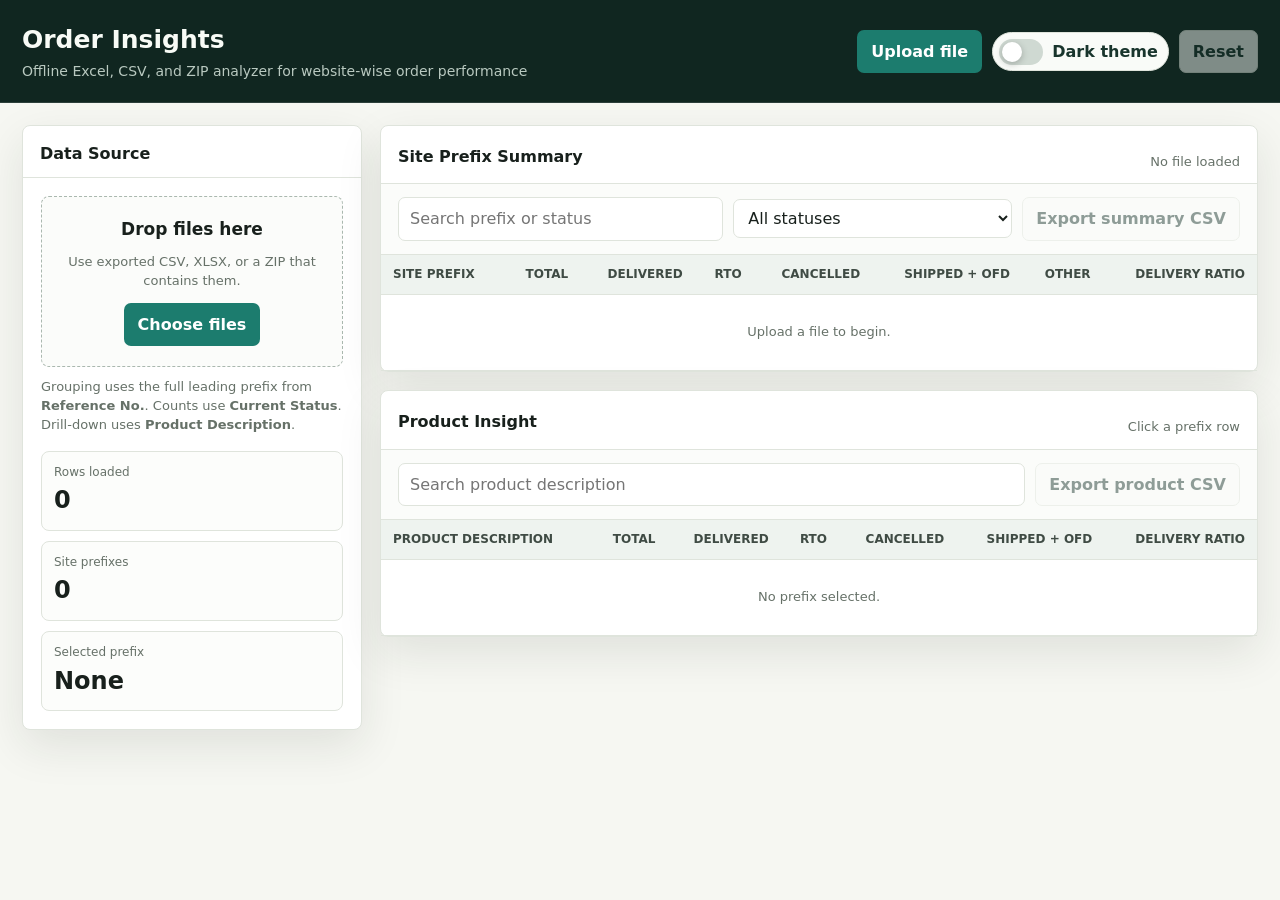
<file: Order Insight/index.html>
<!doctype html>
<html lang="en">
<head>
  <meta charset="utf-8">
  <meta name="viewport" content="width=device-width, initial-scale=1">
  <title>Order Insights</title>
  <style>
    :root {
      --bg: #f6f7f2;
      --ink: #18201c;
      --muted: #667168;
      --line: #dfe4dc;
      --panel: #ffffff;
      --panel-soft: #fbfcfa;
      --panel-softer: #fcfdfb;
      --header-bg: #102620;
      --header-ink: #f8fbf6;
      --header-muted: #b9c9c0;
      --field-bg: #ffffff;
      --table-head: #eef3ef;
      --table-head-ink: #3f4b44;
      --row-hover: #f4faf7;
      --row-active: #e6f4ef;
      --badge-bg: #e7efeb;
      --badge-ink: #173b32;
      --meter-bg: #e5e9e6;
      --button-secondary-bg: #f9fbf8;
      --button-secondary-ink: #19352d;
      --button-secondary-hover: #eaf1ed;
      --brand: #1c7c6e;
      --brand-dark: #11584e;
      --amber: #b46b09;
      --red: #b83232;
      --blue: #3569a8;
      --shadow: 0 16px 45px rgba(27, 36, 31, .10);
    }

    body.dark {
      --bg: #111815;
      --ink: #edf4ef;
      --muted: #a6b5ac;
      --line: #2d3a33;
      --panel: #18211d;
      --panel-soft: #151d19;
      --panel-softer: #19231e;
      --header-bg: #07110e;
      --header-ink: #f5fbf7;
      --header-muted: #9db5a9;
      --field-bg: #101815;
      --table-head: #202d27;
      --table-head-ink: #c8d7ce;
      --row-hover: #1e3029;
      --row-active: #204339;
      --badge-bg: #234239;
      --badge-ink: #d7f3ea;
      --meter-bg: #34423b;
      --button-secondary-bg: #17211d;
      --button-secondary-ink: #e8f2ec;
      --button-secondary-hover: #22322b;
      --brand: #2ba88f;
      --brand-dark: #23816f;
      --amber: #e0a34a;
      --red: #ef7474;
      --blue: #7eb2f0;
      --shadow: 0 18px 45px rgba(0, 0, 0, .28);
    }

    * { box-sizing: border-box; }

    body {
      margin: 0;
      background: var(--bg);
      color: var(--ink);
      font-family: Inter, ui-sans-serif, system-ui, -apple-system, BlinkMacSystemFont, "Segoe UI", sans-serif;
      line-height: 1.45;
    }

    .app {
      min-height: 100vh;
      display: grid;
      grid-template-rows: auto 1fr;
    }

    header {
      background: var(--header-bg);
      color: var(--header-ink);
      border-bottom: 1px solid rgba(255,255,255,.12);
    }

    .bar {
      max-width: 1280px;
      margin: 0 auto;
      padding: 22px 22px 20px;
      display: flex;
      align-items: center;
      justify-content: space-between;
      gap: 20px;
    }

    h1 {
      margin: 0;
      font-size: 25px;
      font-weight: 780;
      letter-spacing: 0;
    }

    .subtitle {
      margin-top: 3px;
      color: var(--header-muted);
      font-size: 14px;
    }

    .header-actions {
      display: flex;
      align-items: center;
      gap: 10px;
      flex-wrap: wrap;
      justify-content: flex-end;
    }

    button, .file-label {
      appearance: none;
      border: 1px solid transparent;
      background: var(--brand);
      color: white;
      font: inherit;
      font-weight: 700;
      min-height: 39px;
      padding: 9px 13px;
      border-radius: 7px;
      cursor: pointer;
      transition: transform .15s ease, background .15s ease, border-color .15s ease;
      white-space: nowrap;
    }

    button:hover, .file-label:hover { background: var(--brand-dark); transform: translateY(-1px); }
    button.secondary { background: var(--button-secondary-bg); color: var(--button-secondary-ink); border-color: var(--line); }
    button.secondary:hover { background: var(--button-secondary-hover); }
    button:disabled { opacity: .48; cursor: not-allowed; transform: none; }
    input[type="file"] { display: none; }

    .theme-toggle {
      display: inline-flex;
      align-items: center;
      gap: 9px;
      min-height: 39px;
      border: 1px solid var(--line);
      border-radius: 999px;
      padding: 5px 10px 5px 6px;
      background: var(--button-secondary-bg);
      color: var(--button-secondary-ink);
      font: inherit;
      font-weight: 760;
      cursor: pointer;
      transition: transform .15s ease, background .15s ease, border-color .15s ease;
      white-space: nowrap;
    }

    .theme-toggle:hover {
      background: var(--button-secondary-hover);
      transform: translateY(-1px);
    }

    .theme-toggle .switch {
      width: 44px;
      height: 26px;
      border-radius: 999px;
      background: #cfd9d2;
      position: relative;
      flex: 0 0 auto;
      transition: background .18s ease;
    }

    .theme-toggle .switch::after {
      content: "";
      position: absolute;
      width: 20px;
      height: 20px;
      top: 3px;
      left: 3px;
      border-radius: 50%;
      background: #ffffff;
      box-shadow: 0 2px 7px rgba(0, 0, 0, .24);
      transition: transform .18s ease;
    }

    .theme-toggle[aria-pressed="true"] .switch {
      background: var(--brand);
    }

    .theme-toggle[aria-pressed="true"] .switch::after {
      transform: translateX(18px);
    }

    .theme-toggle .theme-text {
      min-width: 82px;
      text-align: left;
    }

    main {
      width: min(1280px, 100%);
      margin: 0 auto;
      padding: 22px;
    }

    .grid {
      display: grid;
      grid-template-columns: 340px minmax(0, 1fr);
      gap: 18px;
      align-items: start;
    }

    .panel {
      background: var(--panel);
      border: 1px solid var(--line);
      border-radius: 8px;
      box-shadow: var(--shadow);
    }

    .panel-header {
      padding: 16px 17px 12px;
      border-bottom: 1px solid var(--line);
      display: flex;
      align-items: center;
      justify-content: space-between;
      gap: 14px;
    }

    h2 {
      margin: 0;
      font-size: 16px;
      letter-spacing: 0;
    }

    .upload {
      padding: 18px;
    }

    .drop {
      border: 1.5px dashed #aab8af;
      background: var(--panel-soft);
      border-radius: 8px;
      padding: 20px;
      min-height: 170px;
      display: flex;
      flex-direction: column;
      justify-content: center;
      align-items: center;
      text-align: center;
      gap: 12px;
    }

    .drop.dragover {
      border-color: var(--brand);
      background: var(--row-hover);
    }

    .drop strong { font-size: 17px; }
    .drop p, .hint { margin: 0; color: var(--muted); font-size: 13px; }
    .hint { margin-top: 11px; }

    .stats {
      display: grid;
      gap: 10px;
      margin-top: 16px;
    }

    .stat {
      border: 1px solid var(--line);
      border-radius: 8px;
      padding: 12px;
      background: var(--panel-softer);
    }

    .stat .label { color: var(--muted); font-size: 12px; }
    .stat .value { font-size: 24px; font-weight: 780; margin-top: 2px; }

    .controls {
      display: flex;
      flex-wrap: wrap;
      align-items: center;
      gap: 10px;
      padding: 13px 17px;
      border-bottom: 1px solid var(--line);
      background: var(--panel-soft);
    }

    .search {
      min-width: 230px;
      flex: 1;
      position: relative;
    }

    input[type="search"] {
      width: 100%;
      min-height: 38px;
      border: 1px solid var(--line);
      border-radius: 7px;
      padding: 9px 11px;
      font: inherit;
      background: var(--field-bg);
      color: var(--ink);
    }

    .select {
      min-height: 38px;
      border: 1px solid var(--line);
      border-radius: 7px;
      background: var(--field-bg);
      color: var(--ink);
      padding: 8px 10px;
      font: inherit;
    }

    .table-wrap {
      overflow: auto;
      max-height: calc(100vh - 205px);
    }

    table {
      width: 100%;
      border-collapse: collapse;
      min-width: 820px;
    }

    th, td {
      padding: 11px 12px;
      border-bottom: 1px solid var(--line);
      text-align: left;
      vertical-align: middle;
      font-size: 13px;
    }

    th {
      position: sticky;
      top: 0;
      z-index: 1;
      background: var(--table-head);
      color: var(--table-head-ink);
      font-size: 12px;
      text-transform: uppercase;
      font-weight: 800;
      letter-spacing: 0;
      cursor: pointer;
      user-select: none;
    }

    tr.clickable { cursor: pointer; }
    tr.clickable:hover td { background: var(--row-hover); }
    tr.active td { background: var(--row-active); }
    td.num, th.num { text-align: right; font-variant-numeric: tabular-nums; }

    .badge {
      display: inline-flex;
      align-items: center;
      justify-content: center;
      min-width: 34px;
      padding: 3px 8px;
      border-radius: 999px;
      font-weight: 800;
      background: var(--badge-bg);
      color: var(--badge-ink);
    }

    .ratio {
      display: flex;
      align-items: center;
      gap: 8px;
      justify-content: flex-end;
      font-variant-numeric: tabular-nums;
    }

    .meter {
      width: 72px;
      height: 8px;
      background: var(--meter-bg);
      border-radius: 20px;
      overflow: hidden;
      flex: 0 0 auto;
    }

    .meter span {
      display: block;
      height: 100%;
      background: var(--brand);
    }

    .split {
      display: grid;
      grid-template-columns: minmax(0, 1fr);
      gap: 18px;
    }

    .detail-empty {
      padding: 28px 18px;
      color: var(--muted);
      text-align: center;
    }

    .status-ok { color: var(--brand-dark); font-weight: 800; }
    .status-rto { color: var(--amber); font-weight: 800; }
    .status-bad { color: var(--red); font-weight: 800; }
    .status-ship { color: var(--blue); font-weight: 800; }
    .error { color: var(--red); margin-top: 10px; font-size: 13px; }

    @media (max-width: 920px) {
      .bar { align-items: flex-start; flex-direction: column; }
      .header-actions { justify-content: flex-start; }
      .grid { grid-template-columns: 1fr; }
      .table-wrap { max-height: none; }
      main { padding: 14px; }
      table { min-width: 760px; }
    }
  </style>
</head>
<body>
  <div class="app">
    <header>
      <div class="bar">
        <div>
          <h1>Order Insights</h1>
          <div class="subtitle">Offline Excel, CSV, and ZIP analyzer for website-wise order performance</div>
        </div>
        <div class="header-actions">
          <label class="file-label" for="fileInput">Upload file</label>
          <button class="theme-toggle" id="themeButton" type="button" aria-pressed="false">
            <span class="switch" aria-hidden="true"></span>
            <span class="theme-text">Dark theme</span>
          </button>
          <button class="secondary" id="resetButton" type="button" disabled>Reset</button>
        </div>
      </div>
    </header>

    <main>
      <input id="fileInput" type="file" multiple accept=".csv,.xlsx,.xls,.zip,text/csv,application/vnd.openxmlformats-officedocument.spreadsheetml.sheet,application/zip">
      <div class="grid">
        <aside class="panel">
          <div class="panel-header">
            <h2>Data Source</h2>
          </div>
          <div class="upload">
            <div class="drop" id="dropZone">
              <strong>Drop files here</strong>
              <p>Use exported CSV, XLSX, or a ZIP that contains them.</p>
              <label class="file-label" for="fileInput">Choose files</label>
            </div>
            <p class="hint">Grouping uses the full leading prefix from <strong>Reference No.</strong>. Counts use <strong>Current Status</strong>. Drill-down uses <strong>Product Description</strong>.</p>
            <div class="error" id="errorBox" hidden></div>
            <div class="stats">
              <div class="stat">
                <div class="label">Rows loaded</div>
                <div class="value" id="rowCount">0</div>
              </div>
              <div class="stat">
                <div class="label">Site prefixes</div>
                <div class="value" id="prefixCount">0</div>
              </div>
              <div class="stat">
                <div class="label">Selected prefix</div>
                <div class="value" id="selectedPrefix">None</div>
              </div>
            </div>
          </div>
        </aside>

        <section class="split">
          <section class="panel">
            <div class="panel-header">
              <h2>Site Prefix Summary</h2>
              <span class="hint" id="sourceName">No file loaded</span>
            </div>
            <div class="controls">
              <div class="search"><input id="prefixSearch" type="search" placeholder="Search prefix or status"></div>
              <select class="select" id="statusFilter">
                <option value="">All statuses</option>
                <option value="DELIVERED">Has delivered</option>
                <option value="RTO">Has RTO</option>
                <option value="CANCELLED">Has cancelled</option>
                <option value="SHIPPED">Has shipped / out for delivery</option>
              </select>
              <button class="secondary" id="exportSummary" type="button" disabled>Export summary CSV</button>
            </div>
            <div class="table-wrap">
              <table>
                <thead>
                  <tr>
                    <th data-sort="prefix">Site Prefix</th>
                    <th class="num" data-sort="total">Total</th>
                    <th class="num" data-sort="delivered">Delivered</th>
                    <th class="num" data-sort="rto">RTO</th>
                    <th class="num" data-sort="cancelled">Cancelled</th>
                    <th class="num" data-sort="shipped">Shipped + OFD</th>
                    <th class="num" data-sort="other">Other</th>
                    <th class="num" data-sort="ratio">Delivery Ratio</th>
                  </tr>
                </thead>
                <tbody id="summaryBody">
                  <tr><td colspan="8" class="detail-empty">Upload a file to begin.</td></tr>
                </tbody>
              </table>
            </div>
          </section>

          <section class="panel">
            <div class="panel-header">
              <h2>Product Insight</h2>
              <span class="hint" id="detailTitle">Click a prefix row</span>
            </div>
            <div class="controls">
              <div class="search"><input id="productSearch" type="search" placeholder="Search product description"></div>
              <button class="secondary" id="exportDetail" type="button" disabled>Export product CSV</button>
            </div>
            <div class="table-wrap">
              <table>
                <thead>
                  <tr>
                    <th data-detail-sort="product">Product Description</th>
                    <th class="num" data-detail-sort="total">Total</th>
                    <th class="num" data-detail-sort="delivered">Delivered</th>
                    <th class="num" data-detail-sort="rto">RTO</th>
                    <th class="num" data-detail-sort="cancelled">Cancelled</th>
                    <th class="num" data-detail-sort="shipped">Shipped + OFD</th>
                    <th class="num" data-detail-sort="ratio">Delivery Ratio</th>
                  </tr>
                </thead>
                <tbody id="detailBody">
                  <tr><td colspan="7" class="detail-empty">No prefix selected.</td></tr>
                </tbody>
              </table>
            </div>
          </section>
        </section>
      </div>
    </main>
  </div>

  <script>
    const state = {
      rows: [],
      sourceNames: [],
      groups: [],
      selectedPrefix: null,
      summarySort: { key: "prefix", dir: 1 },
      detailSort: { key: "total", dir: -1 }
    };

    const els = {
      fileInput: document.getElementById("fileInput"),
      dropZone: document.getElementById("dropZone"),
      errorBox: document.getElementById("errorBox"),
      rowCount: document.getElementById("rowCount"),
      prefixCount: document.getElementById("prefixCount"),
      selectedPrefix: document.getElementById("selectedPrefix"),
      sourceName: document.getElementById("sourceName"),
      summaryBody: document.getElementById("summaryBody"),
      detailBody: document.getElementById("detailBody"),
      detailTitle: document.getElementById("detailTitle"),
      prefixSearch: document.getElementById("prefixSearch"),
      productSearch: document.getElementById("productSearch"),
      statusFilter: document.getElementById("statusFilter"),
      resetButton: document.getElementById("resetButton"),
      themeButton: document.getElementById("themeButton"),
      exportSummary: document.getElementById("exportSummary"),
      exportDetail: document.getElementById("exportDetail")
    };

    applyTheme(localStorage.getItem("orderPrefixTheme") || "light");
    els.fileInput.addEventListener("change", event => handleFiles([...event.target.files]));
    els.resetButton.addEventListener("click", resetApp);
    els.themeButton.addEventListener("click", toggleTheme);
    els.prefixSearch.addEventListener("input", renderSummary);
    els.productSearch.addEventListener("input", renderDetails);
    els.statusFilter.addEventListener("change", renderSummary);
    els.exportSummary.addEventListener("click", () => downloadCsv("site-prefix-summary.csv", summaryExportRows()));
    els.exportDetail.addEventListener("click", () => downloadCsv("product-insight.csv", detailExportRows()));

    document.querySelectorAll("[data-sort]").forEach(th => {
      th.addEventListener("click", () => {
        const key = th.dataset.sort;
        state.summarySort.dir = state.summarySort.key === key ? state.summarySort.dir * -1 : 1;
        state.summarySort.key = key;
        renderSummary();
      });
    });

    document.querySelectorAll("[data-detail-sort]").forEach(th => {
      th.addEventListener("click", () => {
        const key = th.dataset.detailSort;
        state.detailSort.dir = state.detailSort.key === key ? state.detailSort.dir * -1 : -1;
        state.detailSort.key = key;
        renderDetails();
      });
    });

    ["dragenter", "dragover"].forEach(name => {
      els.dropZone.addEventListener(name, event => {
        event.preventDefault();
        els.dropZone.classList.add("dragover");
      });
    });

    ["dragleave", "drop"].forEach(name => {
      els.dropZone.addEventListener(name, event => {
        event.preventDefault();
        els.dropZone.classList.remove("dragover");
      });
    });

    els.dropZone.addEventListener("drop", event => handleFiles([...event.dataTransfer.files]));

    function toggleTheme() {
      const nextTheme = document.body.classList.contains("dark") ? "light" : "dark";
      applyTheme(nextTheme);
      localStorage.setItem("orderPrefixTheme", nextTheme);
    }

    function applyTheme(theme) {
      const isDark = theme === "dark";
      document.body.classList.toggle("dark", isDark);
      els.themeButton.querySelector(".theme-text").textContent = isDark ? "Light theme" : "Dark theme";
      els.themeButton.setAttribute("aria-pressed", String(isDark));
    }

    async function handleFiles(files) {
      clearError();
      if (!files.length) return;
      try {
        const parsed = [];
        const sourceNames = [];
        for (const file of files) {
          const rows = await parseUploadedFile(file);
          parsed.push(...rows);
          sourceNames.push(file.name);
        }
        if (!parsed.length) throw new Error("No rows were found in the selected file.");
        state.rows = parsed;
        state.sourceNames = sourceNames;
        state.selectedPrefix = null;
        state.groups = buildPrefixGroups(parsed);
        renderAll();
      } catch (error) {
        showError(error.message || String(error));
      }
    }

    async function parseUploadedFile(file) {
      const name = file.name.toLowerCase();
      if (name.endsWith(".zip")) {
        const entries = await readZipEntries(await file.arrayBuffer());
        const rows = [];
        for (const entry of entries) {
          const entryName = entry.name.toLowerCase();
          if (entryName.endsWith(".csv")) rows.push(...parseCsv(new TextDecoder().decode(entry.bytes)));
          if (entryName.endsWith(".xlsx")) rows.push(...await parseXlsx(entry.bytes.buffer));
        }
        if (!rows.length) throw new Error("The ZIP did not contain a CSV or XLSX file.");
        return rows;
      }
      if (name.endsWith(".csv") || file.type === "text/csv") return parseCsv(await file.text());
      if (name.endsWith(".xlsx")) return parseXlsx(await file.arrayBuffer());
      if (name.endsWith(".xls")) throw new Error("Legacy .xls files are not supported offline. Please save the Excel file as .xlsx or CSV.");
      throw new Error("Unsupported file type. Please upload CSV, XLSX, or ZIP.");
    }

    function buildPrefixGroups(rows) {
      const refKey = findColumn(rows, "Reference No.");
      const statusKey = findColumn(rows, "Current Status");
      const productKey = findColumn(rows, "Product Description");
      if (!refKey) throw new Error("Missing required column: Reference No.");
      if (!statusKey) throw new Error("Missing required column: Current Status");
      if (!productKey) throw new Error("Missing required column: Product Description");

      const map = new Map();
      rows.forEach(row => {
        const ref = clean(row[refKey]);
        const prefix = extractSitePrefix(ref);
        const status = normalizeStatus(row[statusKey]);
        const product = clean(row[productKey]) || "Blank product description";
        if (!map.has(prefix)) map.set(prefix, newCounter(prefix));
        const group = map.get(prefix);
        addStatus(group, status);
        group.rows.push({ row, status, product });
      });

      return [...map.values()].map(finalizeCounter).sort((a, b) => naturalCompare(a.prefix, b.prefix));
    }

    function extractSitePrefix(referenceNo) {
      const ref = clean(referenceNo);
      if (!ref) return "Unknown";
      const match = ref.match(/^[^\d]+/);
      return (match ? match[0] : ref.charAt(0)).trim().toUpperCase() || "Unknown";
    }

    function productGroups(prefix) {
      const group = state.groups.find(item => item.prefix === prefix);
      if (!group) return [];
      const map = new Map();
      group.rows.forEach(item => {
        if (!map.has(item.product)) map.set(item.product, newCounter(item.product));
        addStatus(map.get(item.product), item.status);
      });
      return [...map.values()].map(finalizeCounter);
    }

    function newCounter(prefix) {
      return { prefix, total: 0, delivered: 0, returning: 0, returned: 0, cancelled: 0, shipped: 0, other: 0, rows: [] };
    }

    function addStatus(target, status) {
      target.total += 1;
      if (status === "DELIVERED") target.delivered += 1;
      else if (status === "RETURNING_TO_ORIGIN") target.returning += 1;
      else if (status === "RETURNED_TO_ORIGIN") target.returned += 1;
      else if (status === "CANCELLED" || status === "CANCELED") target.cancelled += 1;
      else if (isShippedBucket(status)) target.shipped += 1;
      else target.other += 1;
    }

    function isShippedBucket(status) {
      return status === "SHIPPED" || status === "OUT_FOR_DELIVERY";
    }

    function finalizeCounter(item) {
      item.rto = item.returning + item.returned;
      item.ratio = item.delivered + item.rto ? item.delivered * 100 / (item.delivered + item.rto) : 0;
      return item;
    }

    function renderAll() {
      els.rowCount.textContent = state.rows.length.toLocaleString();
      els.prefixCount.textContent = state.groups.length.toLocaleString();
      els.selectedPrefix.textContent = state.selectedPrefix || "None";
      els.sourceName.textContent = state.sourceNames.join(", ");
      els.resetButton.disabled = false;
      els.exportSummary.disabled = false;
      renderSummary();
      renderDetails();
    }

    function renderSummary() {
      if (!state.groups.length) return;
      const query = els.prefixSearch.value.trim().toLowerCase();
      const filter = els.statusFilter.value;
      let rows = state.groups.filter(row => {
        if (query && !row.prefix.toLowerCase().includes(query)) return false;
        if (filter === "DELIVERED" && !row.delivered) return false;
        if (filter === "RTO" && !row.rto) return false;
        if (filter === "CANCELLED" && !row.cancelled) return false;
        if (filter === "SHIPPED" && !row.shipped) return false;
        return true;
      });
      rows = sortRows(rows, state.summarySort);
      els.summaryBody.innerHTML = rows.map(row => `
        <tr class="clickable ${row.prefix === state.selectedPrefix ? "active" : ""}" data-prefix="${escapeAttr(row.prefix)}">
          <td><span class="badge">${escapeHtml(row.prefix)}</span></td>
          <td class="num">${formatNumber(row.total)}</td>
          <td class="num status-ok">${formatNumber(row.delivered)}</td>
          <td class="num status-rto">${formatNumber(row.rto)}</td>
          <td class="num status-bad">${formatNumber(row.cancelled)}</td>
          <td class="num status-ship">${formatNumber(row.shipped)}</td>
          <td class="num">${formatNumber(row.other)}</td>
          <td class="num">${ratioMarkup(row.ratio)}</td>
        </tr>
      `).join("") || `<tr><td colspan="8" class="detail-empty">No prefixes match the current filters.</td></tr>`;

      els.summaryBody.querySelectorAll("tr[data-prefix]").forEach(row => {
        row.addEventListener("click", () => {
          state.selectedPrefix = row.dataset.prefix;
          els.selectedPrefix.textContent = state.selectedPrefix;
          renderSummary();
          renderDetails();
        });
      });
    }

    function renderDetails() {
      if (!state.selectedPrefix) {
        els.detailTitle.textContent = "Click a prefix row";
        els.detailBody.innerHTML = `<tr><td colspan="7" class="detail-empty">No prefix selected.</td></tr>`;
        els.exportDetail.disabled = true;
        return;
      }
      const query = els.productSearch.value.trim().toLowerCase();
      let rows = productGroups(state.selectedPrefix).filter(row => !query || row.prefix.toLowerCase().includes(query));
      rows = sortRows(rows, state.detailSort);
      els.detailTitle.textContent = `Prefix ${state.selectedPrefix}: ${formatNumber(rows.reduce((sum, row) => sum + row.total, 0))} matching orders`;
      els.exportDetail.disabled = !rows.length;
      els.detailBody.innerHTML = rows.map(row => `
        <tr>
          <td>${escapeHtml(row.prefix)}</td>
          <td class="num">${formatNumber(row.total)}</td>
          <td class="num status-ok">${formatNumber(row.delivered)}</td>
          <td class="num status-rto">${formatNumber(row.rto)}</td>
          <td class="num status-bad">${formatNumber(row.cancelled)}</td>
          <td class="num status-ship">${formatNumber(row.shipped)}</td>
          <td class="num">${ratioMarkup(row.ratio)}</td>
        </tr>
      `).join("") || `<tr><td colspan="7" class="detail-empty">No products match the search.</td></tr>`;
    }

    function parseCsv(text) {
      const rows = [];
      let row = [], cell = "", quoted = false;
      for (let i = 0; i < text.length; i += 1) {
        const char = text[i];
        const next = text[i + 1];
        if (char === '"' && quoted && next === '"') {
          cell += '"';
          i += 1;
        } else if (char === '"') {
          quoted = !quoted;
        } else if (char === "," && !quoted) {
          row.push(cell);
          cell = "";
        } else if ((char === "\n" || char === "\r") && !quoted) {
          if (char === "\r" && next === "\n") i += 1;
          row.push(cell);
          if (row.some(value => value !== "")) rows.push(row);
          row = [];
          cell = "";
        } else {
          cell += char;
        }
      }
      row.push(cell);
      if (row.some(value => value !== "")) rows.push(row);
      if (rows.length < 2) return [];
      const headers = rows[0].map(clean);
      return rows.slice(1).map(values => {
        const record = {};
        headers.forEach((header, index) => record[header] = values[index] ?? "");
        return record;
      });
    }

    async function parseXlsx(buffer) {
      const entries = await readZipEntries(buffer);
      const files = new Map(entries.map(entry => [entry.name.replace(/^\/+/, ""), entry.bytes]));
      const text = name => new TextDecoder().decode(files.get(name));
      if (!files.has("xl/workbook.xml")) throw new Error("XLSX workbook metadata was not found.");
      const parser = new DOMParser();
      const workbook = parser.parseFromString(text("xl/workbook.xml"), "application/xml");
      const rels = parser.parseFromString(text("xl/_rels/workbook.xml.rels"), "application/xml");
      const sheet = workbook.querySelector("sheet");
      if (!sheet) throw new Error("No worksheet was found in the XLSX file.");
      const relId = sheet.getAttribute("r:id");
      const rel = [...rels.querySelectorAll("Relationship")].find(item => item.getAttribute("Id") === relId);
      const target = rel ? rel.getAttribute("Target").replace(/^\/?xl\//, "") : "worksheets/sheet1.xml";
      const sheetPath = "xl/" + target;
      const shared = files.has("xl/sharedStrings.xml") ? sharedStrings(parser.parseFromString(text("xl/sharedStrings.xml"), "application/xml")) : [];
      const xml = parser.parseFromString(text(sheetPath), "application/xml");
      const table = [...xml.querySelectorAll("sheetData row")].map(row => {
        const values = [];
        row.querySelectorAll("c").forEach(cell => {
          const ref = cell.getAttribute("r") || "";
          const col = columnIndex(ref.replace(/\d+/g, "")) || values.length;
          values[col] = cellValue(cell, shared);
        });
        return values;
      }).filter(row => row.some(value => clean(value)));
      if (table.length < 2) return [];
      const headers = table[0].map(clean);
      return table.slice(1).map(values => {
        const record = {};
        headers.forEach((header, index) => record[header] = values[index] ?? "");
        return record;
      });
    }

    function sharedStrings(xml) {
      return [...xml.querySelectorAll("si")].map(si => [...si.querySelectorAll("t")].map(t => t.textContent).join(""));
    }

    function cellValue(cell, shared) {
      const type = cell.getAttribute("t");
      if (type === "s") return shared[Number(cell.querySelector("v")?.textContent || 0)] || "";
      if (type === "inlineStr") return cell.querySelector("is t")?.textContent || "";
      return cell.querySelector("v")?.textContent || "";
    }

    function columnIndex(letters) {
      return [...letters.toUpperCase()].reduce((sum, char) => sum * 26 + char.charCodeAt(0) - 64, 0) - 1;
    }

    async function readZipEntries(buffer) {
      const view = new DataView(buffer);
      const bytes = new Uint8Array(buffer);
      let eocd = -1;
      for (let i = bytes.length - 22; i >= Math.max(0, bytes.length - 66000); i -= 1) {
        if (view.getUint32(i, true) === 0x06054b50) { eocd = i; break; }
      }
      if (eocd < 0) throw new Error("Invalid ZIP file.");
      const count = view.getUint16(eocd + 10, true);
      let offset = view.getUint32(eocd + 16, true);
      const entries = [];
      for (let i = 0; i < count; i += 1) {
        if (view.getUint32(offset, true) !== 0x02014b50) throw new Error("Invalid ZIP directory.");
        const method = view.getUint16(offset + 10, true);
        const compressedSize = view.getUint32(offset + 20, true);
        const nameLength = view.getUint16(offset + 28, true);
        const extraLength = view.getUint16(offset + 30, true);
        const commentLength = view.getUint16(offset + 32, true);
        const localOffset = view.getUint32(offset + 42, true);
        const name = decodeBytes(bytes.slice(offset + 46, offset + 46 + nameLength));
        offset += 46 + nameLength + extraLength + commentLength;
        if (name.endsWith("/")) continue;
        const localNameLength = view.getUint16(localOffset + 26, true);
        const localExtraLength = view.getUint16(localOffset + 28, true);
        const dataStart = localOffset + 30 + localNameLength + localExtraLength;
        const compressed = bytes.slice(dataStart, dataStart + compressedSize);
        entries.push({ name, bytes: await inflateZipData(compressed, method) });
      }
      return entries;
    }

    async function inflateZipData(bytes, method) {
      if (method === 0) return bytes;
      if (method !== 8) throw new Error("Unsupported ZIP compression method: " + method);
      if (!("DecompressionStream" in window)) throw new Error("This browser cannot decompress ZIP files offline. Try opening the app in Chrome or Edge.");
      const stream = new Blob([bytes]).stream().pipeThrough(new DecompressionStream("deflate-raw"));
      return new Uint8Array(await new Response(stream).arrayBuffer());
    }

    function summaryExportRows() {
      return [["Site Prefix", "Total", "Delivered", "RTO", "Cancelled", "Shipped + Out for delivery", "Other", "Delivery Ratio"]]
        .concat(state.groups.map(row => [row.prefix, row.total, row.delivered, row.rto, row.cancelled, row.shipped, row.other, row.ratio.toFixed(2) + "%"]));
    }

    function detailExportRows() {
      return [["Product Description", "Total", "Delivered", "RTO", "Cancelled", "Shipped + Out for delivery", "Delivery Ratio"]]
        .concat(productGroups(state.selectedPrefix).map(row => [row.prefix, row.total, row.delivered, row.rto, row.cancelled, row.shipped, row.ratio.toFixed(2) + "%"]));
    }

    function downloadCsv(filename, rows) {
      const csv = rows.map(row => row.map(value => `"${String(value).replaceAll('"', '""')}"`).join(",")).join("\n");
      const url = URL.createObjectURL(new Blob([csv], { type: "text/csv;charset=utf-8" }));
      const link = document.createElement("a");
      link.href = url;
      link.download = filename;
      link.click();
      URL.revokeObjectURL(url);
    }

    function resetApp() {
      state.rows = [];
      state.groups = [];
      state.sourceNames = [];
      state.selectedPrefix = null;
      els.rowCount.textContent = "0";
      els.prefixCount.textContent = "0";
      els.selectedPrefix.textContent = "None";
      els.sourceName.textContent = "No file loaded";
      els.summaryBody.innerHTML = `<tr><td colspan="8" class="detail-empty">Upload a file to begin.</td></tr>`;
      els.detailBody.innerHTML = `<tr><td colspan="7" class="detail-empty">No prefix selected.</td></tr>`;
      els.detailTitle.textContent = "Click a prefix row";
      els.fileInput.value = "";
      els.resetButton.disabled = true;
      els.exportSummary.disabled = true;
      els.exportDetail.disabled = true;
      clearError();
    }

    function findColumn(rows, expected) {
      const expectedNorm = normalizeHeader(expected);
      const headers = Object.keys(rows[0] || {});
      return headers.find(header => normalizeHeader(header) === expectedNorm);
    }

    function normalizeHeader(value) {
      return clean(value).toLowerCase().replace(/[^a-z0-9]+/g, "");
    }

    function normalizeStatus(value) {
      return clean(value).toUpperCase().replace(/\s+/g, "_");
    }

    function clean(value) {
      return String(value ?? "").replace(/^\uFEFF/, "").trim();
    }

    function sortRows(rows, sort) {
      return [...rows].sort((a, b) => {
        const av = a[sort.key];
        const bv = b[sort.key];
        const result = typeof av === "string" ? naturalCompare(av, bv) : av - bv;
        return result * sort.dir;
      });
    }

    function naturalCompare(a, b) {
      return String(a).localeCompare(String(b), undefined, { numeric: true, sensitivity: "base" });
    }

    function ratioMarkup(value) {
      const width = Math.max(0, Math.min(100, value));
      return `<span class="ratio"><span class="meter"><span style="width:${width}%"></span></span>${value.toFixed(1)}%</span>`;
    }

    function formatNumber(value) {
      return Number(value || 0).toLocaleString();
    }

    function escapeHtml(value) {
      return String(value).replace(/[&<>"']/g, char => ({ "&": "&amp;", "<": "&lt;", ">": "&gt;", '"': "&quot;", "'": "&#039;" }[char]));
    }

    function escapeAttr(value) {
      return escapeHtml(value).replace(/`/g, "&#096;");
    }

    function decodeBytes(bytes) {
      return new TextDecoder().decode(bytes);
    }

    function showError(message) {
      els.errorBox.hidden = false;
      els.errorBox.textContent = message;
    }

    function clearError() {
      els.errorBox.hidden = true;
      els.errorBox.textContent = "";
    }
  </script>
</body>
</html>
</file>
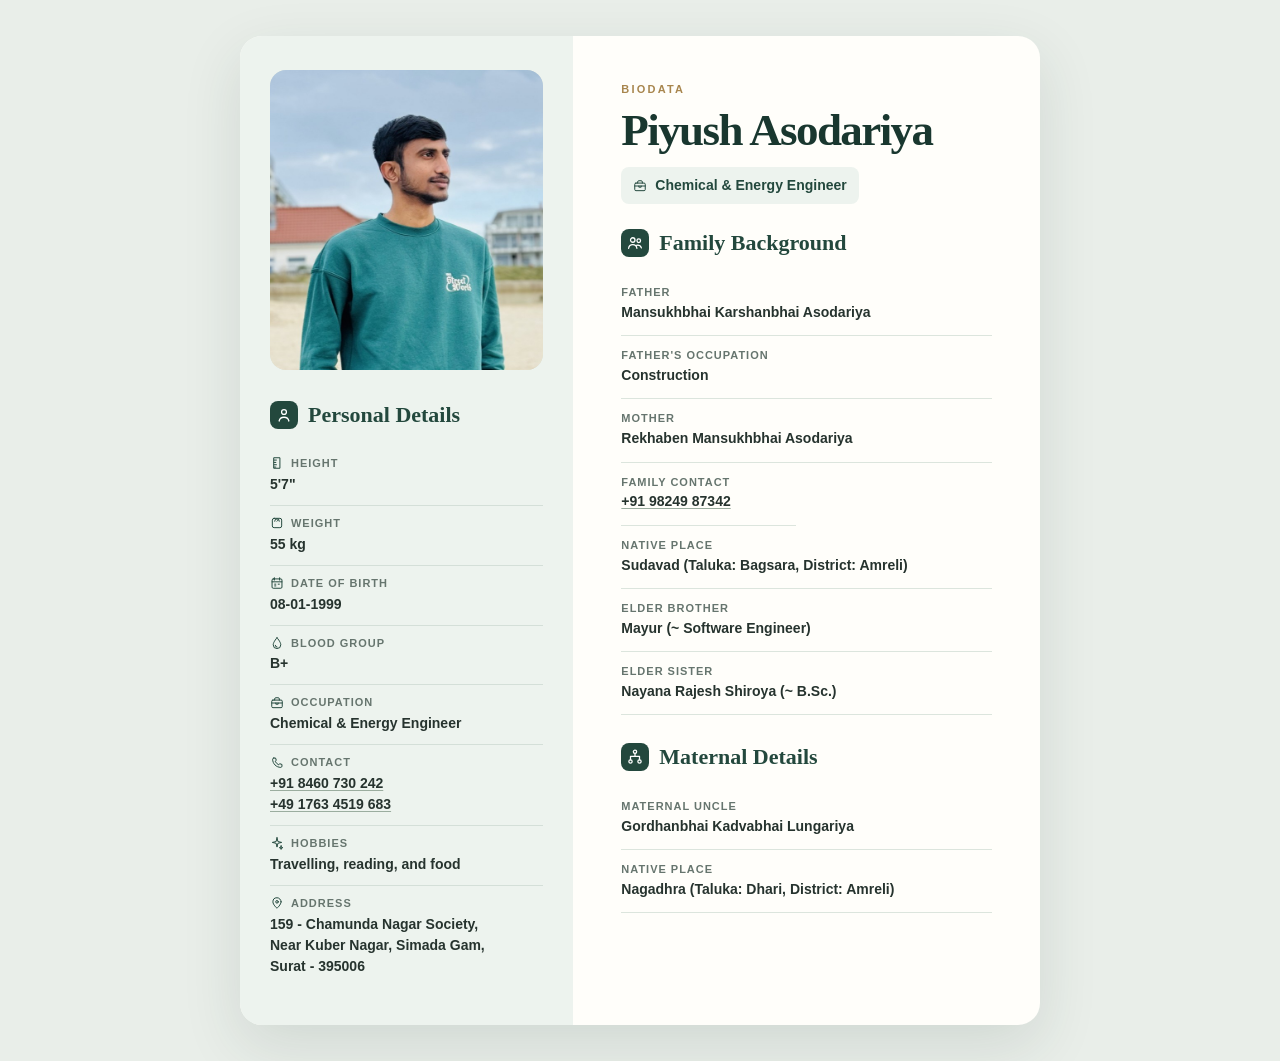
<file: Piyush/index.html>
<!doctype html>
<html lang="en">
<head>
  <meta charset="utf-8">
  <meta name="viewport" content="width=device-width, initial-scale=1">
  <meta name="theme-color" content="#23483d">
  <title>Piyush Asodariya | Biodata</title>
  <link rel="stylesheet" href="styles.css">
</head>
<body>
  <svg class="icon-definitions" aria-hidden="true" focusable="false" xmlns="http://www.w3.org/2000/svg">
    <symbol id="icon-person" viewBox="0 0 24 24"><circle cx="12" cy="8" r="3.25"/><path d="M5.5 20c.7-3.2 3.1-5 6.5-5s5.8 1.8 6.5 5"/></symbol>
    <symbol id="icon-family" viewBox="0 0 24 24"><circle cx="9" cy="8" r="3"/><circle cx="17" cy="9" r="2.4"/><path d="M3.5 19c.5-3.1 2.4-4.8 5.5-4.8s5 1.7 5.5 4.8M14.5 15c2.9-.5 5.1 1 6 3.5"/></symbol>
    <symbol id="icon-tree" viewBox="0 0 24 24"><circle cx="12" cy="5" r="2.2"/><circle cx="6" cy="18" r="2.2"/><circle cx="18" cy="18" r="2.2"/><path d="M12 7.2v4.1M6 15.8v-4.5h12v4.5"/></symbol>
    <symbol id="icon-education" viewBox="0 0 24 24"><path d="m3 9 9-5 9 5-9 5-9-5Z"/><path d="M7 11.2v5.1c2.9 2.1 7.1 2.1 10 0v-5.1M21 9v6"/></symbol>
    <symbol id="icon-ruler" viewBox="0 0 24 24"><path d="M7 3h10v18H7zM7 7h4M7 11h3M7 15h4M7 19h3"/></symbol>
    <symbol id="icon-scale" viewBox="0 0 24 24"><rect x="4" y="4" width="16" height="16" rx="3"/><path d="M8 9a4 4 0 0 1 8 0M12 9l2-2"/></symbol>
    <symbol id="icon-calendar" viewBox="0 0 24 24"><rect x="3.5" y="5" width="17" height="16" rx="2"/><path d="M7.5 3v4M16.5 3v4M3.5 10h17M8 14h2M14 14h2M8 17h2"/></symbol>
    <symbol id="icon-drop" viewBox="0 0 24 24"><path d="M12 3s6.5 7.2 6.5 12a6.5 6.5 0 0 1-13 0C5.5 10.2 12 3 12 3Z"/><path d="M9 16a3 3 0 0 0 3 3"/></symbol>
    <symbol id="icon-briefcase" viewBox="0 0 24 24"><rect x="3" y="7" width="18" height="13" rx="2"/><path d="M8 7V5a2 2 0 0 1 2-2h4a2 2 0 0 1 2 2v2M3 12h18M10 12v2h4v-2"/></symbol>
    <symbol id="icon-phone" viewBox="0 0 24 24"><path d="M6.5 3.5h3l1.3 4-2 1.6a15 15 0 0 0 6.1 6.1l1.6-2 4 1.3v3c0 1.1-.9 2-2 2C10.8 19.5 4.5 13.2 4.5 5.5c0-1.1.9-2 2-2Z"/></symbol>
    <symbol id="icon-sparkle" viewBox="0 0 24 24"><path d="m12 3 1.5 6.5L20 11l-6.5 1.5L12 19l-1.5-6.5L4 11l6.5-1.5L12 3ZM19 17l.6 2.4L22 20l-2.4.6L19 23l-.6-2.4L16 20l2.4-.6L19 17Z"/></symbol>
    <symbol id="icon-pin" viewBox="0 0 24 24"><path d="M19 10c0 5-7 11-7 11S5 15 5 10a7 7 0 1 1 14 0Z"/><circle cx="12" cy="10" r="2.2"/></symbol>
  </svg>
  <main class="biodata-sheet">
    <aside class="profile-panel" aria-label="Personal details">
      <figure class="portrait">
        <img src="images/main_pic.jpg" alt="Portrait of Piyush Asodariya">
      </figure>

      <section class="personal-section" aria-labelledby="personal-heading">
        <h2 id="personal-heading" class="section-heading"><svg class="section-icon" aria-hidden="true"><use href="#icon-person"/></svg><span>Personal Details</span></h2>
        <dl class="detail-list">
          <div class="detail-item">
            <dt><svg class="field-icon" aria-hidden="true"><use href="#icon-ruler"/></svg>Height</dt>
            <dd>5'7&quot;</dd>
          </div>
          <div class="detail-item">
            <dt><svg class="field-icon" aria-hidden="true"><use href="#icon-scale"/></svg>Weight</dt>
            <dd>55 kg</dd>
          </div>
          <div class="detail-item">
            <dt><svg class="field-icon" aria-hidden="true"><use href="#icon-calendar"/></svg>Date of Birth</dt>
            <dd>08-01-1999</dd>
          </div>
          <div class="detail-item">
            <dt><svg class="field-icon" aria-hidden="true"><use href="#icon-drop"/></svg>Blood Group</dt>
            <dd>B+</dd>
          </div>
          <div class="detail-item">
            <dt><svg class="field-icon" aria-hidden="true"><use href="#icon-briefcase"/></svg>Occupation</dt>
            <dd>Chemical & Energy Engineer</dd>
          </div>
          <div class="detail-item">
            <dt><svg class="field-icon" aria-hidden="true"><use href="#icon-phone"/></svg>Contact</dt>
            <dd><a href="tel:+918460730242">+91 8460 730 242</a><br><a href="tel:+4917634519683">+49 1763 4519 683</a></dd>
          </div>
          <div class="detail-item">
            <dt><svg class="field-icon" aria-hidden="true"><use href="#icon-sparkle"/></svg>Hobbies</dt>
            <dd>Travelling, reading, and food</dd>
          </div>
          <div class="detail-item">
            <dt><svg class="field-icon" aria-hidden="true"><use href="#icon-pin"/></svg>Address</dt>
            <dd><address>159 - Chamunda Nagar Society,<br>Near Kuber Nagar, Simada Gam,<br>Surat - 395006</address></dd>
          </div>
        </dl>
      </section>
    </aside>

    <div class="main-panel">
      <header class="intro">
        <p class="eyebrow">Biodata</p>
        <h1>Piyush Asodariya</h1>
        <p class="profession"><svg class="field-icon" aria-hidden="true"><use href="#icon-briefcase"/></svg><span>Chemical & Energy Engineer</span></p>
      </header>

      <!-- <section class="about-section" aria-labelledby="about-heading"> -->
        <!-- <h2 id="about-heading" class="section-heading"><svg class="section-icon" aria-hidden="true"><use href="#icon-education"/></svg><span>About Me</span></h2> -->
        <!-- <div class="education-note"> -->
          <!-- <svg class="note-icon" aria-hidden="true"><use href="#icon-sparkle"/></svg> -->
          <!-- <p>Completed a Master's degree in Chemical Engineering in Germany in 2026.</p> -->
        <!-- </div> -->
      <!-- </section> -->

      <section class="content-section" aria-labelledby="family-heading">
        <h2 id="family-heading" class="section-heading"><svg class="section-icon" aria-hidden="true"><use href="#icon-family"/></svg><span>Family Background</span></h2>
        <dl class="family-grid">
          <div class="family-item family-item-wide">
            <dt>Father</dt>
            <dd>Mansukhbhai Karshanbhai Asodariya</dd>
          </div>
          <div class="family-item family-item-wide">
            <dt>Father's Occupation</dt>
            <dd>Construction</dd>
          </div>
          <div class="family-item family-item-wide">
            <dt>Mother</dt>
            <dd>Rekhaben Mansukhbhai Asodariya</dd>
          </div>
          <div class="family-item">
            <dt>Family Contact</dt>
            <dd><a href="tel:+919824987342">+91 98249 87342</a></dd>
          </div>
          <div class="family-item family-item-wide">
            <dt>Native Place</dt>
            <dd>Sudavad (Taluka: Bagsara, District: Amreli)</dd>
          </div>
          <div class="family-item family-item-wide">
            <dt>Elder Brother</dt>
            <dd>Mayur (~ Software Engineer)</dd>
          </div>
          <div class="family-item family-item-wide">
            <dt>Elder Sister</dt>
            <dd>Nayana Rajesh Shiroya (~ B.Sc.)</dd>
          </div>
        </dl>
      </section>

      <section class="content-section maternal-section" aria-labelledby="maternal-heading">
        <h2 id="maternal-heading" class="section-heading"><svg class="section-icon" aria-hidden="true"><use href="#icon-tree"/></svg><span>Maternal Details</span></h2>
        <dl class="family-grid">
          <div class="family-item family-item-wide">
            <dt>Maternal Uncle</dt>
            <dd>Gordhanbhai Kadvabhai Lungariya</dd>
          </div>
          <div class="family-item family-item-wide">
            <dt>Native Place</dt>
            <dd>Nagadhra (Taluka: Dhari, District: Amreli)</dd>
          </div>
        </dl>
      </section>
    </div>
  </main>
</body>
</html>
</file>
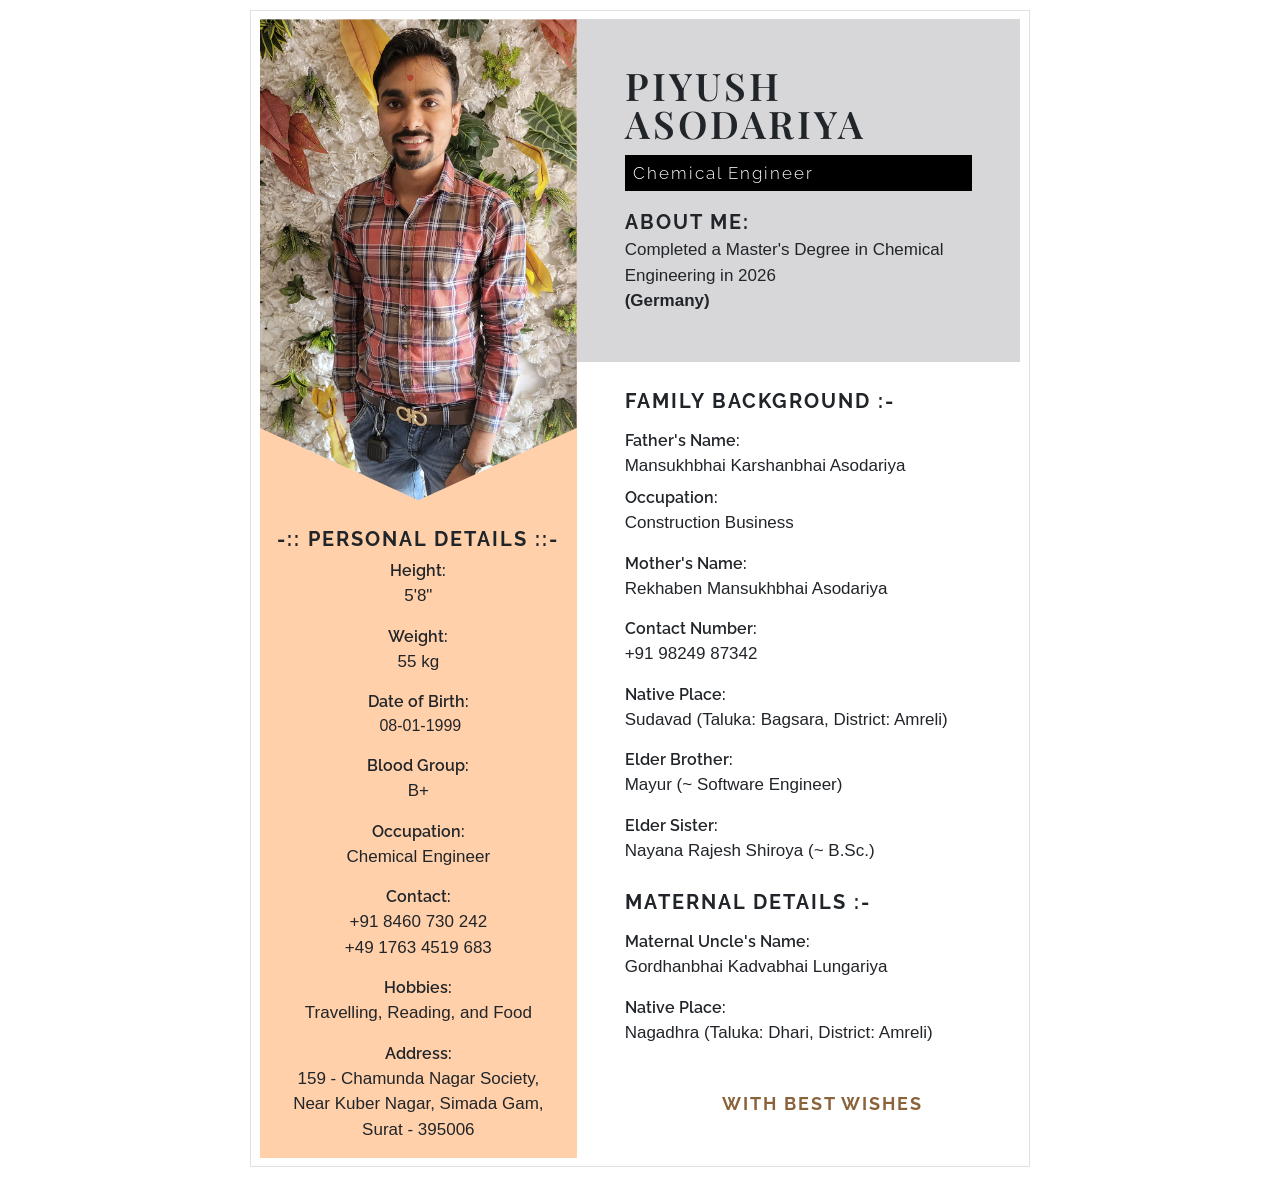
<file: PdfTools/Piyush/index.html>
<!doctype html>
<html>
    <head>
        <meta name="viewport" content="width=device-width, user-scalable=yes" />
        <link rel="stylesheet" type="text/css" href="css/css-bootstrap.min.css" />
        <link rel="stylesheet" type="text/css" href="css/css-8th.css" />
        <script type="text/javascript">
            function replaceHide(id, newContent) {
                if (newContent) {
                    if (id == "div_name") {
                        newContent = newContent.trim();
                        var lastIndex = newContent.lastIndexOf(" ");
                        var firstName = newContent.substring(0, lastIndex);
                        var lastName = newContent.substring(lastIndex + 1);
                        document.getElementById(id).innerHTML = firstName;
                        document.getElementById("div_surname").innerHTML = lastName;
                    } else {
                        document.getElementById(id).innerHTML = newContent;
                    }
                } else {
                    document.getElementById(id).parentNode.style.display = "none";
                }
            }

            function replaceHideParent(id, newContent) {
                if (newContent) {
                    document.getElementById(id).innerHTML = newContent;
                } else {
                    document.getElementById(id).parentNode.style.display = "none";
                }
            }

            function replaceImg(id, newContent) {
                if (newContent) {
                    document.getElementById(id).src = newContent;
                } else {
                    document.getElementById(id).parentNode.style.display = "none";
                }
            }

            function hide(id) {
                document.getElementById(id).style.display = "none";
            }
        </script>
    </head>

    <body>
        <div class="container" style="padding: 10px">
            <div class="px-4 py-2 border" style="border-color: #dee2e6">
                <div class="row">
                    <div class="col-5 px-0 pb-3" style="background-color: #ffd0aa">
                        <div class="img">
                            <img id="iv_profile" class="" width="100%" src="images/main_pic.png" />
                        </div>

                        <div class="left_Sub text-center">
                            <div>
                                <div id="div_personal_details" class="heading_main mt-4">-:: Personal Details ::-</div>
                            </div>

                            <div>
                                <div class="heading">Height:</div>
                                <div id="div_height" class="details">5'8"</div>
                            </div>

                            <div>
                                <div class="heading mt-3">Weight:</div>
                                <div id="div_weight" class="details">55 kg</div>
                            </div>

                            <div>
                                <div class="heading mt-3">Date of Birth:</div>
                                <div id="div_dob" class="post ml-1">08-01-1999</div>
                            </div>

                            <div>
                                <div class="heading mt-3">Blood Group:</div>
                                <div id="div_blood" class="details">B+</div>
                            </div>

                            <div>
                                <div class="heading mt-3">Occupation:</div>
                                <div id="div_occupation" class="details">Chemical Engineer</div>
                            </div>

                            <div>
                                <div class="heading mt-3">Contact:</div>
                                <div id="div_contact" class="details">
                                    +91 8460 730 242
                                    <br />
                                    +49 1763 4519 683
                                </div>
                            </div>

                            <div>
                                <div class="heading mt-3">Hobbies:</div>
                                <div id="div_hobbies" class="details">Travelling, Reading, and Food</div>
                            </div>

                            <div>
                                <div class="heading mt-3">Address:</div>
                                <div id="div_address" class="details">
                                    159 - Chamunda Nagar Society,<br />
                                    Near Kuber Nagar, Simada Gam,<br />
                                    Surat - 395006
                                </div>
                            </div>
                        </div>
                    </div>

                    <div class="col-7 p-0">
                        <div class="p-5" style="background-color: #d7d7d9">
                            <div id="div_name" class="name mb-0 h1" style="font-weight: 600">Piyush</div>
                            <div id="div_surname" class="name" style="font-weight: 600">Asodariya</div>

                            <div class="row ml-0 mt-1 mr-0">
                                <div class="row pl-2 ml-0 mt-2 text-white w-100" style="background-color: #000">
                                    <div>
                                        <div
                                            id="div_education"
                                            class="details h6 mt-2"
                                            style="letter-spacing: 2px; font-weight: 300; font-family: raleway"
                                        >
                                            Chemical Engineer
                                        </div>
                                    </div>
                                </div>

                                <div>
                                    <div class="heading_main mt-3 mb-0">About Me:</div>
                                    <div id="div_other_details" class="details">
                                        Completed a Master's Degree in Chemical Engineering in 2026<br />
                                        <b>(Germany)</b>
                                    </div>
                                </div>
                            </div>
                        </div>

                        <div class="right_Sub pl-5">
                            <div id="div_family_bg" class="heading_main mt-4">Family Background :-</div>

                            <div>
                                <div class="heading mt-2">Father's Name:</div>
                                <div id="div_father_name" class="details">Mansukhbhai Karshanbhai Asodariya</div>
                            </div>

                            <div>
                                <div class="heading mt-2">Occupation:</div>
                                <div class="details">Construction Business</div>
                            </div>

                            <div>
                                <div class="heading mt-3">Mother's Name:</div>
                                <div id="div_mother_name" class="details">Rekhaben Mansukhbhai Asodariya</div>
                            </div>

                            <div>
                                <div class="heading mt-3">Contact Number:</div>
                                <div id="div_family_contact" class="details">+91 98249 87342</div>
                            </div>

                            <div>
                                <div class="heading mt-3">Native Place:</div>
                                <div id="div_native_place" class="details">
                                    Sudavad (Taluka: Bagsara, District: Amreli)
                                </div>
                            </div>

                            <div>
                                <div class="heading mt-3">Elder Brother:</div>
                                <div id="div_elder_sister" class="details">Mayur (~ Software Engineer)</div>
                            </div>

                            <div>
                                <div class="heading mt-3">Elder Sister:</div>
                                <div id="div_younger_sister" class="details">Nayana Rajesh Shiroya (~ B.Sc.)</div>
                            </div>

                            <div id="div_maternal_details" class="heading_main mt-4">Maternal Details :-</div>

                            <div>
                                <div class="heading mt-2">Maternal Uncle's Name:</div>
                                <div id="div_m_name" class="details">Gordhanbhai Kadvabhai Lungariya</div>
                            </div>

                            <div>
                                <div class="heading mt-3">Native Place:</div>
                                <div id="div_m_place" class="details">
                                    Nagadhra (Taluka: Dhari, District: Amreli)
                                </div>
                            </div>
							
							<div class="text-center mt-3">
							<br>
								<div class="heading_main" style="color: #8b633b; font-size: 18px;">
									With Best Wishes
								</div>
								<!-- <div class="details mt-1" style="font-style: italic; color: #666;"> -->
											<!-- With Best Wishes -->
								<!-- </div> -->
							</div>
                        </div>
                    </div>
                </div>
            </div>
        </div>
		
    </body>
</html>
</file>
<file: Piyush/styles.css>
:root {
  color-scheme: light;
  --pine: #23483d;
  --pine-deep: #19372f;
  --sage: #edf3ee;
  --paper: #fffefa;
  --ink: #26332e;
  --muted: #66756e;
  --line: #dce5dd;
  --gold: #a8864e;
}

* { box-sizing: border-box; }
.icon-definitions { position: absolute; width: 0; height: 0; overflow: hidden; }

html { background: #e9eee9; }
body {
  margin: 0;
  padding: 36px 18px;
  color: var(--ink);
  background: #e9eee9;
  font-family: "Segoe UI", Arial, sans-serif;
  font-size: 15px;
  line-height: 1.5;
}

a { color: inherit; text-decoration-color: #9bad9f; text-underline-offset: 2px; }
a:hover { color: var(--pine); }

.biodata-sheet {
  display: grid;
  grid-template-columns: minmax(280px, 5fr) minmax(0, 7fr);
  width: min(100%, 800px);
  min-height: 900px;
  margin: 0 auto;
  overflow: hidden;
  background: var(--paper);
  border-radius: 22px;
  box-shadow: 0 20px 60px rgba(34, 57, 47, 0.12);
}
.profile-panel { padding: 34px 30px 38px; background: var(--sage); }
.portrait {
  height: 300px;
  margin: 0 0 31px;
  overflow: hidden;
  background: #dce6dd;
  border-radius: 16px;
}
.portrait img {
  display: block;
  width: 100%;
  height: 100%;
  object-fit: cover;
  object-position: center 25%;
}

h1, h2, p, figure { margin-top: 0; }
.profile-panel h2, .content-section h2, .about-section h2 {
  margin-bottom: 17px;
  color: var(--pine);
  font-family: Georgia, "Times New Roman", serif;
  font-size: 22px;
  font-weight: 600;
  line-height: 1.2;
}
.section-heading { display: flex; align-items: center; gap: 10px; }
.section-icon {
  flex: 0 0 28px;
  width: 28px;
  height: 28px;
  padding: 5px;
  color: #fff;
  background: var(--pine);
  border-radius: 8px;
}
.section-icon, .field-icon, .note-icon {
  fill: none;
  stroke: currentColor;
  stroke-width: 1.7;
  stroke-linecap: round;
  stroke-linejoin: round;
}
.detail-list, .family-grid { margin: 0; }
.detail-item {
  display: grid;
  grid-template-columns: 1fr;
  gap: 1px;
  padding: 10px 0;
  border-bottom: 1px solid rgba(35, 72, 61, 0.12);
}
.detail-item:last-child { border-bottom: 0; }
.detail-item dt, .family-item dt {
  color: var(--muted);
  font-size: 11px;
  font-weight: 700;
  letter-spacing: 0.09em;
  line-height: 1.35;
  text-transform: uppercase;
}
.detail-item dt { display: flex; align-items: center; gap: 7px; }
.field-icon { flex: 0 0 14px; width: 14px; height: 14px; color: var(--pine); }
.note-icon { flex: 0 0 19px; width: 19px; height: 19px; color: var(--gold); }
.detail-item dd, .family-item dd {
  margin: 2px 0 0;
  font-size: 14px;
  font-weight: 550;
  overflow-wrap: anywhere;
}
address { font-style: normal; }

.main-panel { padding: 45px 48px 34px; }
.intro { margin-bottom: 25px; }
.eyebrow {
  margin-bottom: 8px;
  color: var(--gold);
  font-size: 11px;
  font-weight: 700;
  letter-spacing: 0.2em;
  text-transform: uppercase;
}
.intro h1 {
  margin-bottom: 13px;
  color: var(--pine-deep);
  font-family: Georgia, "Times New Roman", serif;
  font-size: clamp(32px, 4vw, 45px);
  font-weight: 600;
  letter-spacing: -0.035em;
  line-height: 1.08;
}
.profession {
  display: inline-flex;
  align-items: center;
  gap: 8px;
  margin: 0;
  padding: 8px 12px;
  color: var(--pine);
  background: var(--sage);
  border-radius: 8px;
  font-size: 14px;
  font-weight: 650;
}
.profession .field-icon { color: var(--pine); }
.about-section { margin-bottom: 29px; }
.about-section h2 { margin-bottom: 12px; }
.education-note {
  display: flex;
  align-items: flex-start;
  gap: 11px;
  padding: 13px 15px;
  background: #f5f4ed;
  border-radius: 10px;
}
.education-note p { margin: 0; font-size: 14px; line-height: 1.5; }

.content-section { margin-top: 0; }
.content-section h2 { margin-bottom: 16px; }
.family-grid { display: grid; grid-template-columns: repeat(2, minmax(0, 1fr)); gap: 0 22px; }
.family-item { min-width: 0; padding: 12px 0 13px; border-bottom: 1px solid var(--line); }
.family-item-wide { grid-column: 1 / -1; }
.family-item dd { font-size: 14px; line-height: 1.45; }
.maternal-section { margin-top: 28px; }
.closing-note {
  margin: 34px 0 0;
  color: var(--gold);
  font-family: Georgia, "Times New Roman", serif;
  font-size: 18px;
  font-style: italic;
  text-align: right;
}

@media (max-width: 760px) {
  body { padding: 16px 12px; }
  .biodata-sheet { grid-template-columns: 1fr; min-height: 0; border-radius: 16px; }
  .profile-panel { padding: 22px; }
  .portrait { height: min(68vw, 360px); margin-bottom: 24px; }
  .main-panel { padding: 29px 22px 30px; }
  .intro { margin-bottom: 22px; }
  .family-grid { grid-template-columns: 1fr; }
  .family-item-wide { grid-column: auto; }
  .maternal-section { margin-top: 24px; }
}

@page { size: A4 portrait; margin: 10mm; }
@media print {
  html, body { background: #fff; }
  body { padding: 0; font-size: 10pt; }
  .biodata-sheet {
    width: 100%;
    min-height: 0;
    grid-template-columns: 41.6667% 58.3333%;
    overflow: visible;
    border-radius: 0;
    box-shadow: none;
  }
  .profile-panel { padding: 7mm 6mm; }
  .portrait { height: 53mm; margin-bottom: 5mm; border-radius: 3mm; }
  .main-panel { padding: 8mm 8mm 6mm; }
  .intro { margin-bottom: 5mm; }
  .intro h1 { margin-bottom: 3mm; font-size: 25pt; }
  .profession { padding: 2.5mm 3mm; font-size: 10pt; }
  .about-section { margin-bottom: 6mm; }
  .about-section h2 { margin-bottom: 3mm; }
  .education-note { padding: 3mm 4mm; }
  .education-note p { font-size: 9pt; }
  .profile-panel h2, .content-section h2, .about-section h2 { margin-bottom: 3mm; font-size: 15pt; }
  .section-icon { flex-basis: 21px; width: 21px; height: 21px; padding: 4px; }
  .field-icon { flex-basis: 11px; width: 11px; height: 11px; }
  .note-icon { flex-basis: 15px; width: 15px; height: 15px; }
  .detail-item { padding: 2.1mm 0; }
  .detail-item dt, .family-item dt { font-size: 7.5pt; }
  .detail-item dd, .family-item dd { font-size: 9pt; }
  .family-grid { gap: 0 4mm; }
  .family-item { padding: 2.6mm 0; }
  .maternal-section { margin-top: 5mm; }
  .closing-note { margin-top: 6mm; font-size: 12pt; }
  a { text-decoration: none; }
  .profile-panel, .main-panel, .content-section, .about-section, .family-item { break-inside: avoid; }
}
</file>
<file: PdfTools/Piyush/css/css-8th.css>
@import url('https://fonts.googleapis.com/css2?family=Playfair+Display:wght@400;500;600;700;800&family=Raleway:ital,wght@0,400;0,500;0,600;0,700;0,800;1,400;1,500;1,600;1,700&display=swap');
@page
{
    size:  auto;
    margin: 0mm;
}
html
{
    background-color: #FFFFFF;
    margin: 0px; 
}
body
{
    margin: 0mm;

}
.container
{
	width: 800px;
	background-size: contain;
	position: relative;
}
.bg
{
	right: 0;
	top: 0;
	width: 400px;
	position: absolute;
}
.name
{
	font-size: 38px;
	font-family: playfair display;
	line-height: 38px;
	letter-spacing: 3px;
	text-transform: uppercase;
}
.prsnl_dtls
{
	color: #ffd374;
	background-color: #090a38;
	font-size: 25px;
	font-weight: 500;
	letter-spacing: 1px;

}

.img
{
	width: 100%;
    overflow: hidden;
}
.img img
{
	clip-path: polygon(0 85%, 0 0, 100% 0, 100% 85%, 50% 100%);
}
.left_sub
{
	background-color: #f6dfd9;
	height: 100%;
}

.heading_main
{
	text-align: center;
	font-size: 20px;
	font-family: raleway;
	text-transform: uppercase;
	letter-spacing: 2px;
	font-weight: 700;
	display: inline-block;
	margin: 5px 0px;
}
.heading
{
	/*text-align: center;*/
	font-weight: 600;
	/*color: #b47514;*/
	/*font-size: 17px;*/
	font-family: raleway;
}
.heading2
{
	font-size: 18px;
	font-weight: 600;
	color: #212529;
	font-family: raleway;
	
}
.personal_bg
{
	/*background-color: #b47514;*/
}
.details
{
	/*text-align: center!important;*/
	font-size: 17px;	
}
</file>
